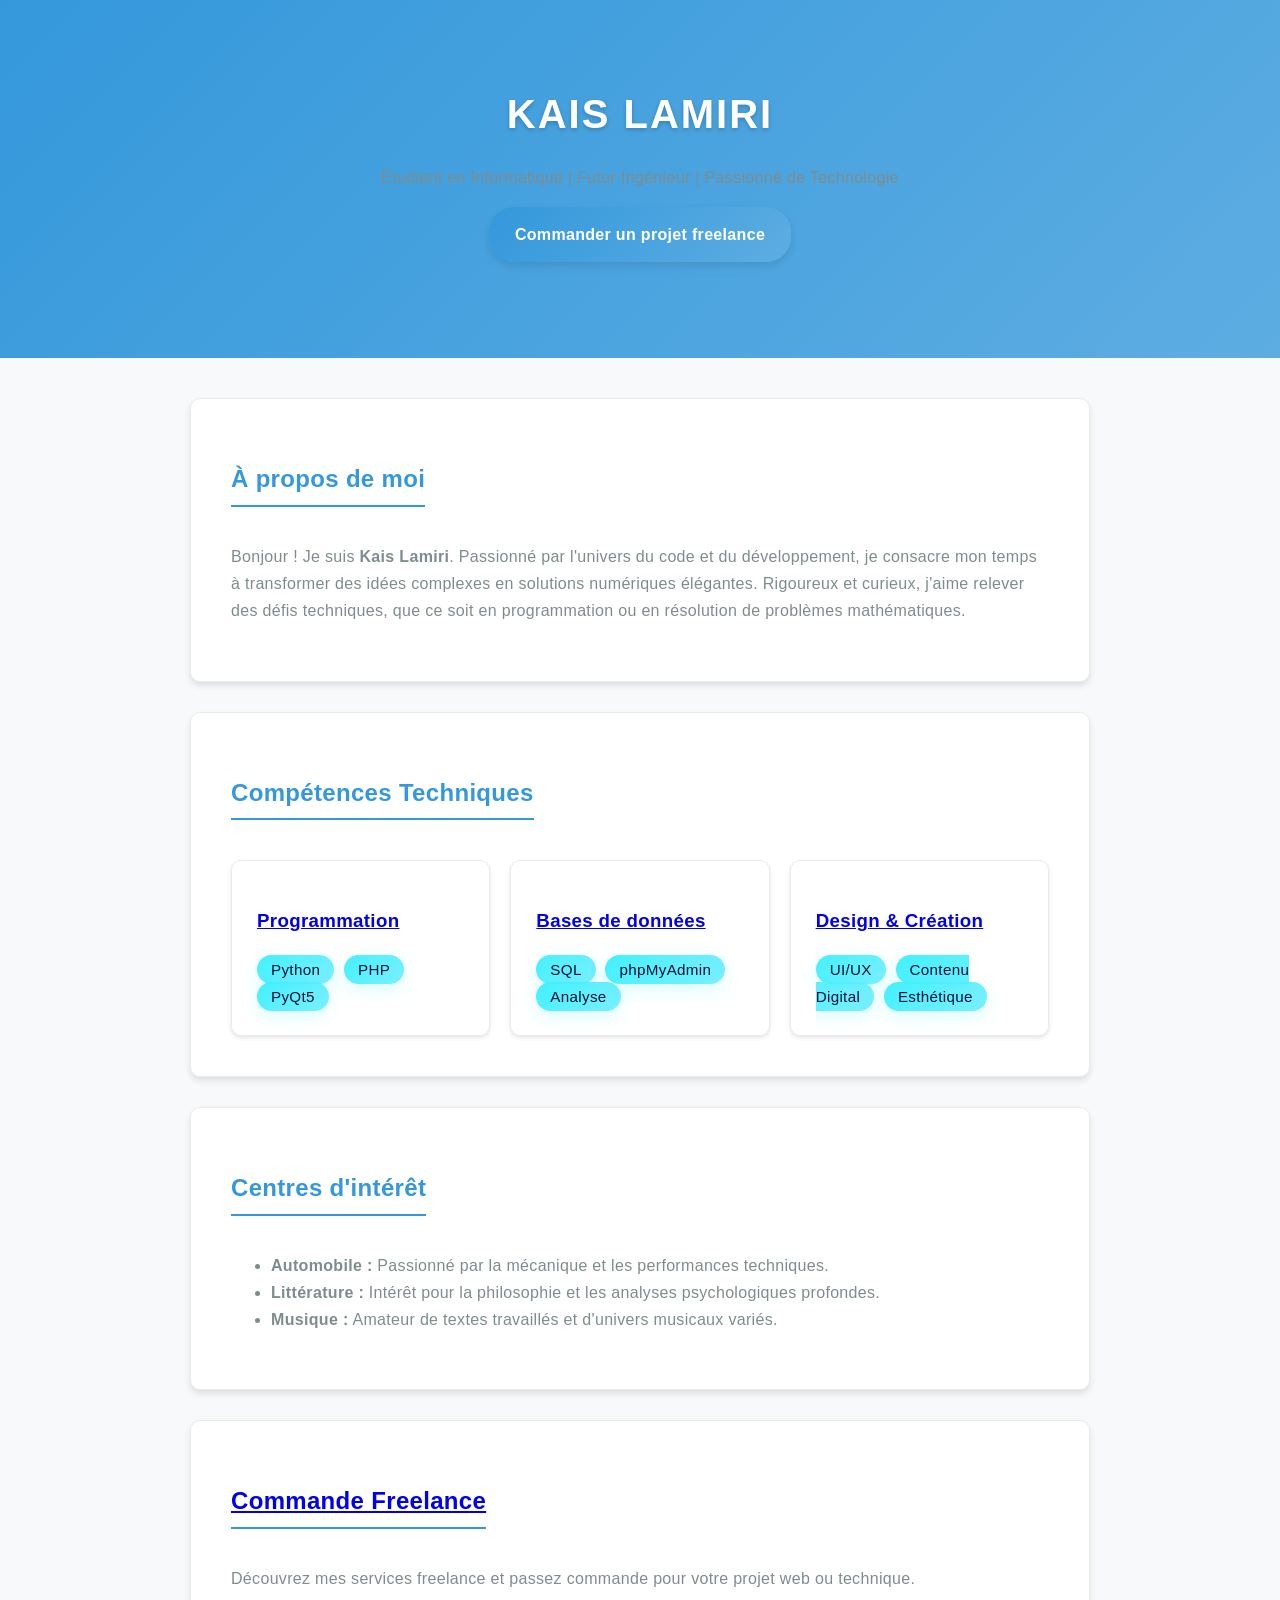
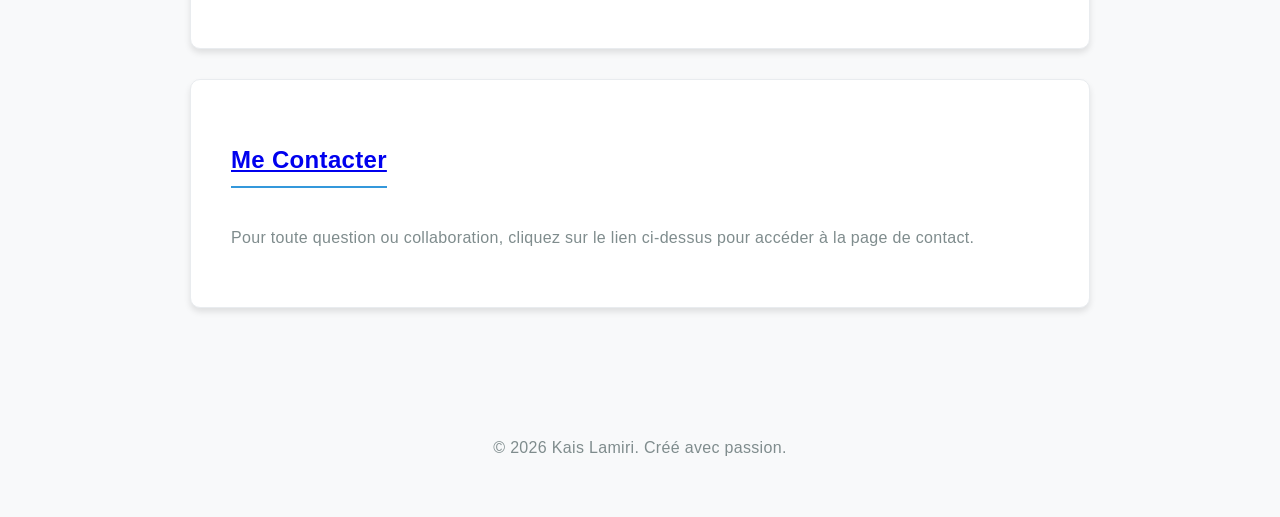
<file: index.html>
<!DOCTYPE html>
<html lang="fr">
<head>
    <meta charset="UTF-8">
    <meta name="viewport" content="width=device-width, initial-scale=1.0">
    <title>Kais Lamiri | Portfolio Personnel</title>
    <link rel="stylesheet" href="giminay.css">

</head>
<body>

<header>
    <h1>KAIS LAMIRI</h1>
    <p>Étudiant en Informatique | Futur Ingénieur | Passionné de Technologie</p>
    <p><a href="commande-freelance.html" class="button">Commander un projet freelance</a></p>
</header>

<div class="container">
    
    <div class="section">
        <h2>À propos de moi</h2>
        <p>Bonjour ! Je suis <strong>Kais Lamiri</strong>. Passionné par l'univers du code et du développement, je consacre mon temps à transformer des idées complexes en solutions numériques élégantes. Rigoureux et curieux, j'aime relever des défis techniques, que ce soit en programmation ou en résolution de problèmes mathématiques.</p>
    </div>

    <div class="section">
        <a href="gemina.html"><h2>Compétences Techniques</h2></a>
        
        <div class="grid">
            <div class="card">
                <a href="gemini-code-1777195017213.html"><h3>Programmation</h3></a>
                <span class="badge">Python</span>
                <span class="badge">PHP</span>
                <span class="badge">PyQt5</span>
            </div>
            <div class="card">
                <a href="gemini-code-1777195105165.html"><h3>Bases de données</h3></a>
                <span class="badge">SQL</span>
                <span class="badge">phpMyAdmin</span>
                <span class="badge">Analyse</span>
            </div>
            <div class="card">
                <a href="gemini-code-1777195228480.html"><h3>Design & Création</h3></a>
                <span class="badge">UI/UX</span>
                <span class="badge">Contenu Digital</span>
                <span class="badge">Esthétique</span>
            </div>
        </div>
    </div>

    <div class="section">
        <h2>Centres d'intérêt</h2>
        <ul>
            <li><strong>Automobile :</strong> Passionné par la mécanique et les performances techniques.</li>
            <li><strong>Littérature :</strong> Intérêt pour la philosophie et les analyses psychologiques profondes.</li>
            <li><strong>Musique :</strong> Amateur de textes travaillés et d'univers musicaux variés.</li>
        </ul>
    </div>

    <div class="section">
        <h2><a href="commande-freelance.html">Commande Freelance</a></h2>
        <p>Découvrez mes services freelance et passez commande pour votre projet web ou technique.</p>
    </div>

    <div class="section">
        <h2><a href="giminai.html">Me Contacter</a></h2>
        <p>Pour toute question ou collaboration, cliquez sur le lien ci-dessus pour accéder à la page de contact.</p>
    </div>

</div>

<div class="footer">
    <p>&copy; 2026 Kais Lamiri. Créé avec passion.</p>
</div>

</body>
</html>
</file>
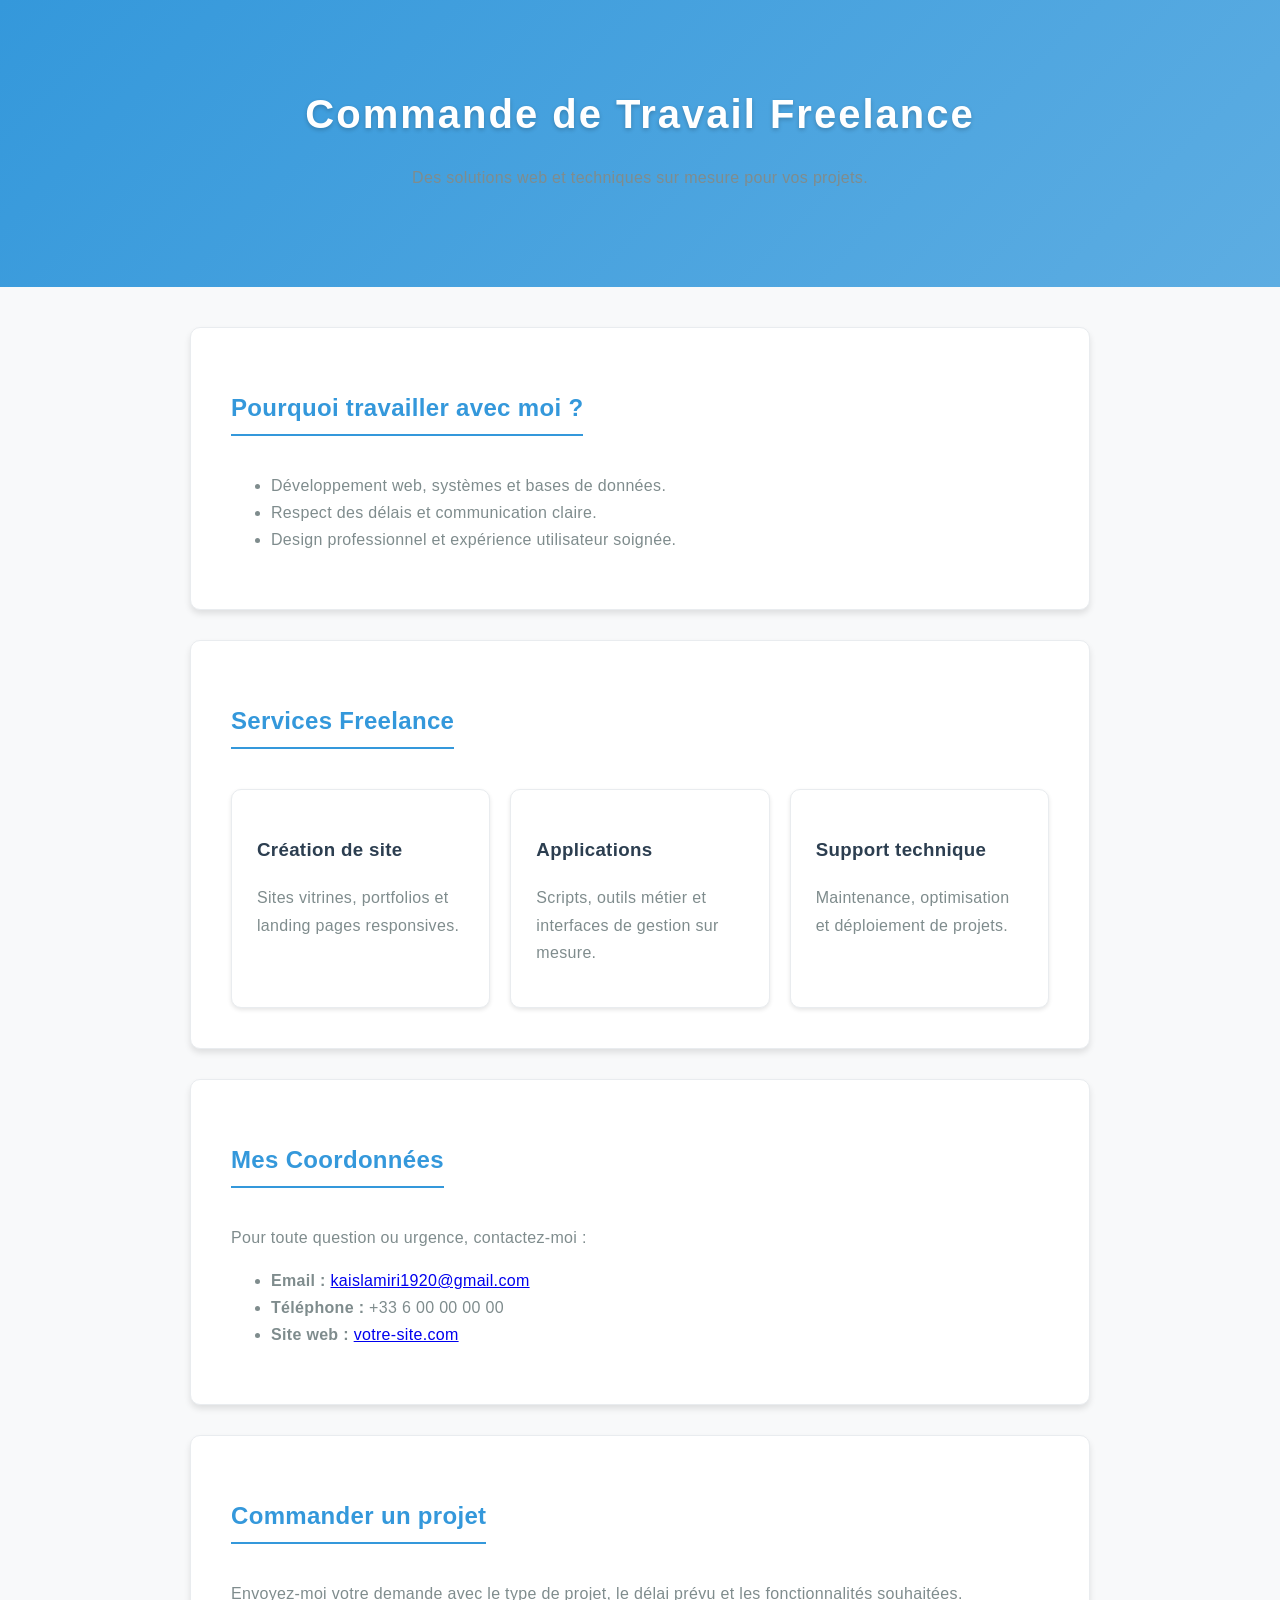
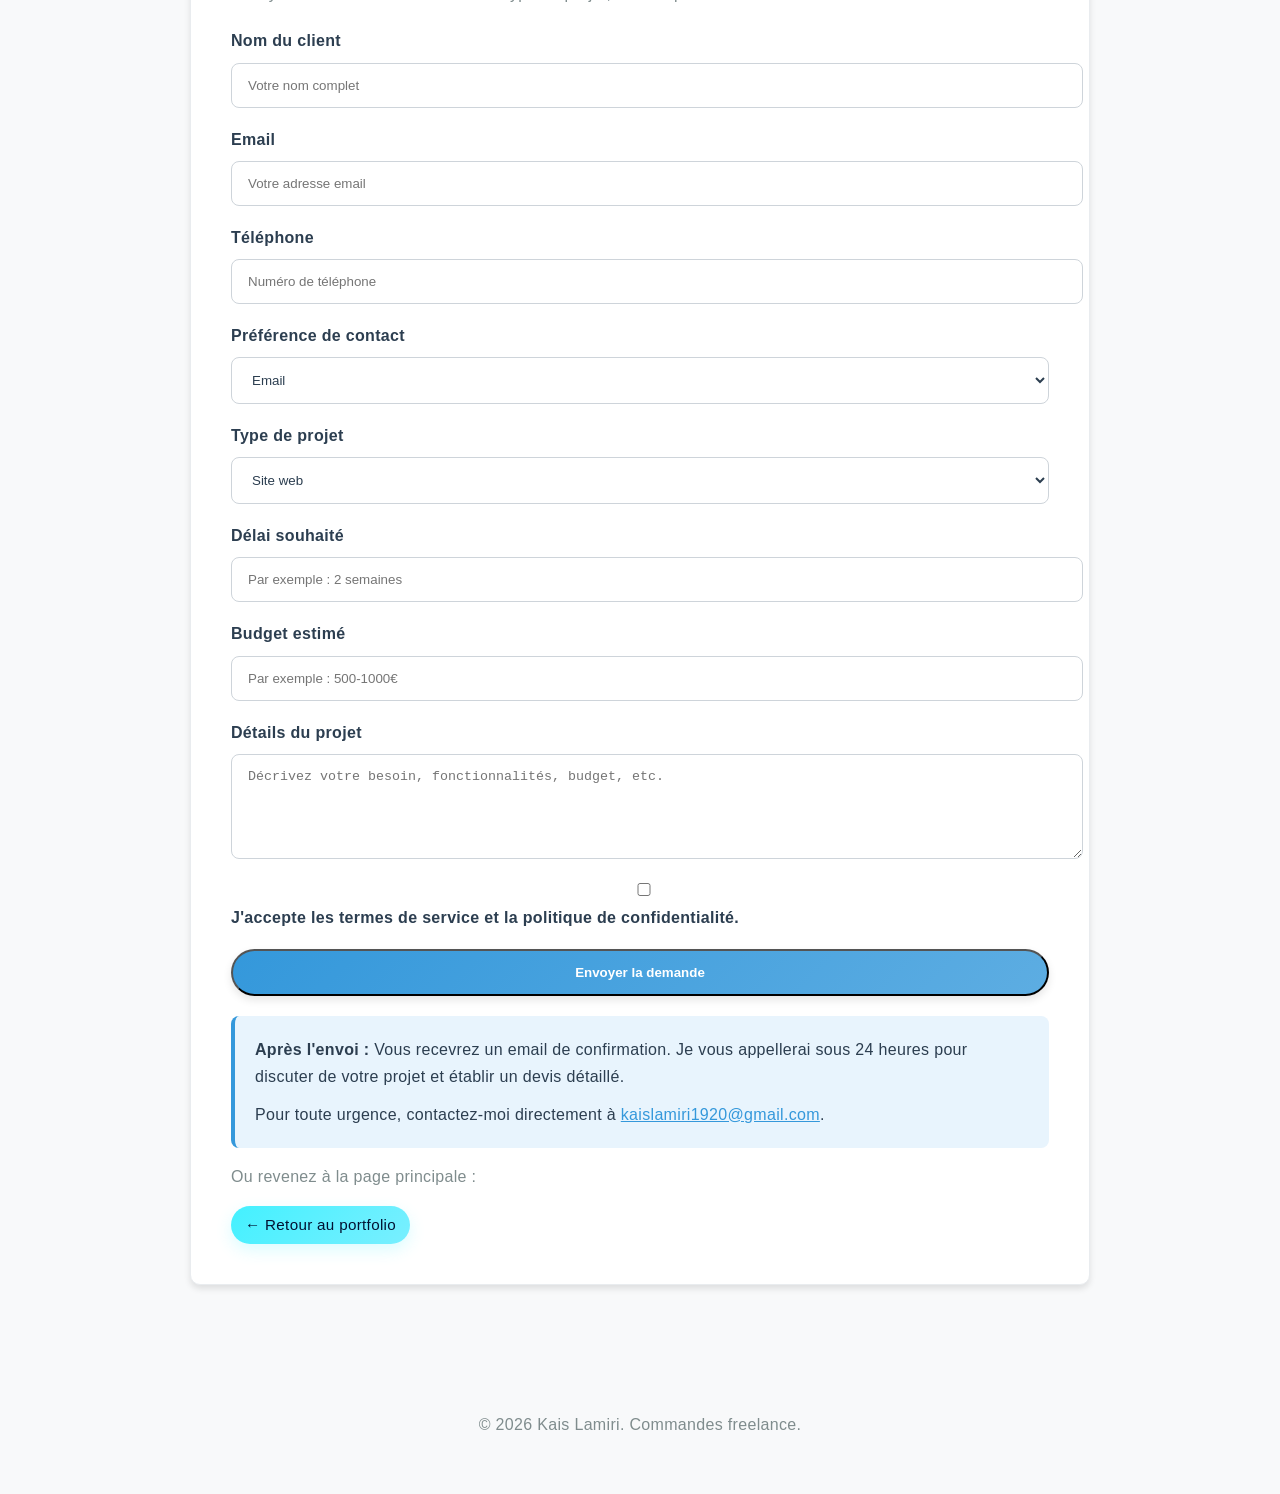
<file: commande-freelance.html>
<!DOCTYPE html>
<html lang="fr">
<head>
    <meta charset="UTF-8">
    <meta name="viewport" content="width=device-width, initial-scale=1.0">
    <title>Commande Freelance | Kais Lamiri</title>
    <link rel="stylesheet" href="giminay.css">
</head>
<body>

<header>
    <h1>Commande de Travail Freelance</h1>
    <p>Des solutions web et techniques sur mesure pour vos projets.</p>
</header>

<div class="container">
    <div class="section">
        <h2>Pourquoi travailler avec moi ?</h2>
        <ul>
            <li>Développement web, systèmes et bases de données.</li>
            <li>Respect des délais et communication claire.</li>
            <li>Design professionnel et expérience utilisateur soignée.</li>
        </ul>
    </div>

    <div class="section">
        <h2>Services Freelance</h2>
        <div class="grid">
            <div class="card">
                <h3>Création de site</h3>
                <p>Sites vitrines, portfolios et landing pages responsives.</p>
            </div>
            <div class="card">
                <h3>Applications</h3>
                <p>Scripts, outils métier et interfaces de gestion sur mesure.</p>
            </div>
            <div class="card">
                <h3>Support technique</h3>
                <p>Maintenance, optimisation et déploiement de projets.</p>
            </div>
        </div>
    </div>

    <div class="section">
        <h2>Mes Coordonnées</h2>
        <p>Pour toute question ou urgence, contactez-moi :</p>
        <ul>
            <li><strong>Email :</strong> <a href="mailto:kaislamiri1920@gmail.com">kaislamiri1920@gmail.com</a></li>
            <li><strong>Téléphone :</strong> +33 6 00 00 00 00</li>
            <li><strong>Site web :</strong> <a href="https://votre-site.com" target="_blank">votre-site.com</a></li>
        </ul>
    </div>

    <div class="section">
        <h2>Commander un projet</h2>
        <p>Envoyez-moi votre demande avec le type de projet, le délai prévu et les fonctionnalités souhaitées.</p>
        <form class="form-box" action="commande-freelance.php" method="post">
            <div class="form-group">
                <label for="client-name">Nom du client</label>
                <input id="client-name" name="Nom" type="text" placeholder="Votre nom complet" required>
            </div>
            <div class="form-group">
                <label for="client-email">Email</label>
                <input id="client-email" name="Email" type="email" placeholder="Votre adresse email" required>
            </div>
            <div class="form-group">
                <label for="client-phone">Téléphone</label>
                <input id="client-phone" name="Téléphone" type="tel" placeholder="Numéro de téléphone" required>
            </div>
            <div class="form-group">
                <label for="contact-preference">Préférence de contact</label>
                <select id="contact-preference" name="Préférence de contact">
                    <option>Email</option>
                    <option>Téléphone</option>
                    <option>Les deux</option>
                </select>
            </div>
            <div class="form-group">
                <label for="project-type">Type de projet</label>
                <select id="project-type" name="Projet">
                    <option>Site web</option>
                    <option>Application</option>
                    <option>Maintenance / Support</option>
                    <option>Autre</option>
                </select>
            </div>
            <div class="form-group">
                <label for="project-deadline">Délai souhaité</label>
                <input id="project-deadline" name="Délai" type="text" placeholder="Par exemple : 2 semaines">
            </div>
            <div class="form-group">
                <label for="project-budget">Budget estimé</label>
                <input id="project-budget" name="Budget" type="text" placeholder="Par exemple : 500-1000€">
            </div>
            <div class="form-group">
                <label for="project-details">Détails du projet</label>
                <textarea id="project-details" name="Détails" rows="5" placeholder="Décrivez votre besoin, fonctionnalités, budget, etc." required></textarea>
            </div>
            <div class="form-group">
                <label>
                    <input type="checkbox" name="Accepter les termes" required>
                    J'accepte les termes de service et la politique de confidentialité.
                </label>
            </div>
            <button type="submit" class="button">Envoyer la demande</button>
        </form>
        <div class="confirmation-note">
            <p><strong>Après l'envoi :</strong> Vous recevrez un email de confirmation. Je vous appellerai sous 24 heures pour discuter de votre projet et établir un devis détaillé.</p>
            <p>Pour toute urgence, contactez-moi directement à <a href="mailto:kaislamiri1920@gmail.com" style="color: var(--accent);">kaislamiri1920@gmail.com</a>.</p>
        </div>
        <p style="margin-top: 15px;">Ou revenez à la page principale :</p>
        <a href="gemini-code-1777193304110.html" class="badge" style="text-decoration: none; display: inline-block;">← Retour au portfolio</a>
    </div>
</div>

<div class="footer">
    <p>&copy; 2026 Kais Lamiri. Commandes freelance.</p>
</div>

</body>
</html>
</file>
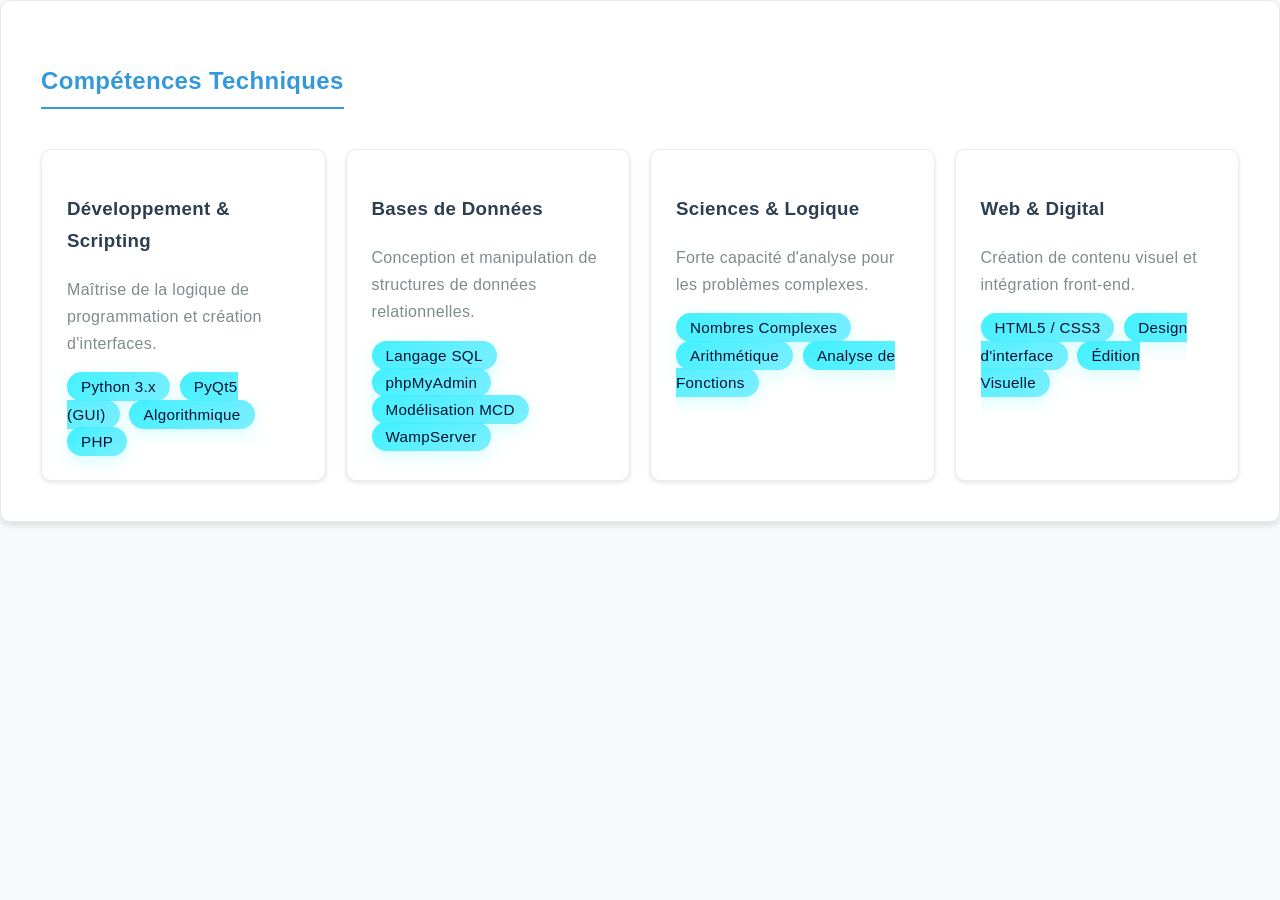
<file: gemina.html>
<!DOCTYPE html>
<html lang="en">
<head>
    <meta charset="UTF-8">
    <meta name="viewport" content="width=device-width, initial-scale=1.0">
    <title>Document</title>
    <link rel="stylesheet" href="giminay.css">
</head>
<body>
    <div class="section">
        <h2>Compétences Techniques</h2>
        <div class="grid">
            
            <div class="card">
                <h3>Développement & Scripting</h3>
                <p>Maîtrise de la logique de programmation et création d'interfaces.</p>
                <span class="badge">Python 3.x</span>
                <span class="badge">PyQt5 (GUI)</span>
                <span class="badge">Algorithmique</span>
                <span class="badge">PHP</span>
            </div>

            <div class="card">
                <h3>Bases de Données</h3>
                <p>Conception et manipulation de structures de données relationnelles.</p>
                <span class="badge">Langage SQL</span>
                <span class="badge">phpMyAdmin</span>
                <span class="badge">Modélisation MCD</span>
                <span class="badge">WampServer</span>
            </div>

            <div class="card">
                <h3>Sciences & Logique</h3>
                <p>Forte capacité d'analyse pour les problèmes complexes.</p>
                <span class="badge">Nombres Complexes</span>
                <span class="badge">Arithmétique</span>
                <span class="badge">Analyse de Fonctions</span>
            </div>

            <div class="card">
                <h3>Web & Digital</h3>
                <p>Création de contenu visuel et intégration front-end.</p>
                <span class="badge">HTML5 / CSS3</span>
                <span class="badge">Design d'interface</span>
                <span class="badge">Édition Visuelle</span>
            </div>

        </div>
    </div>
</body>
</html>
</file>
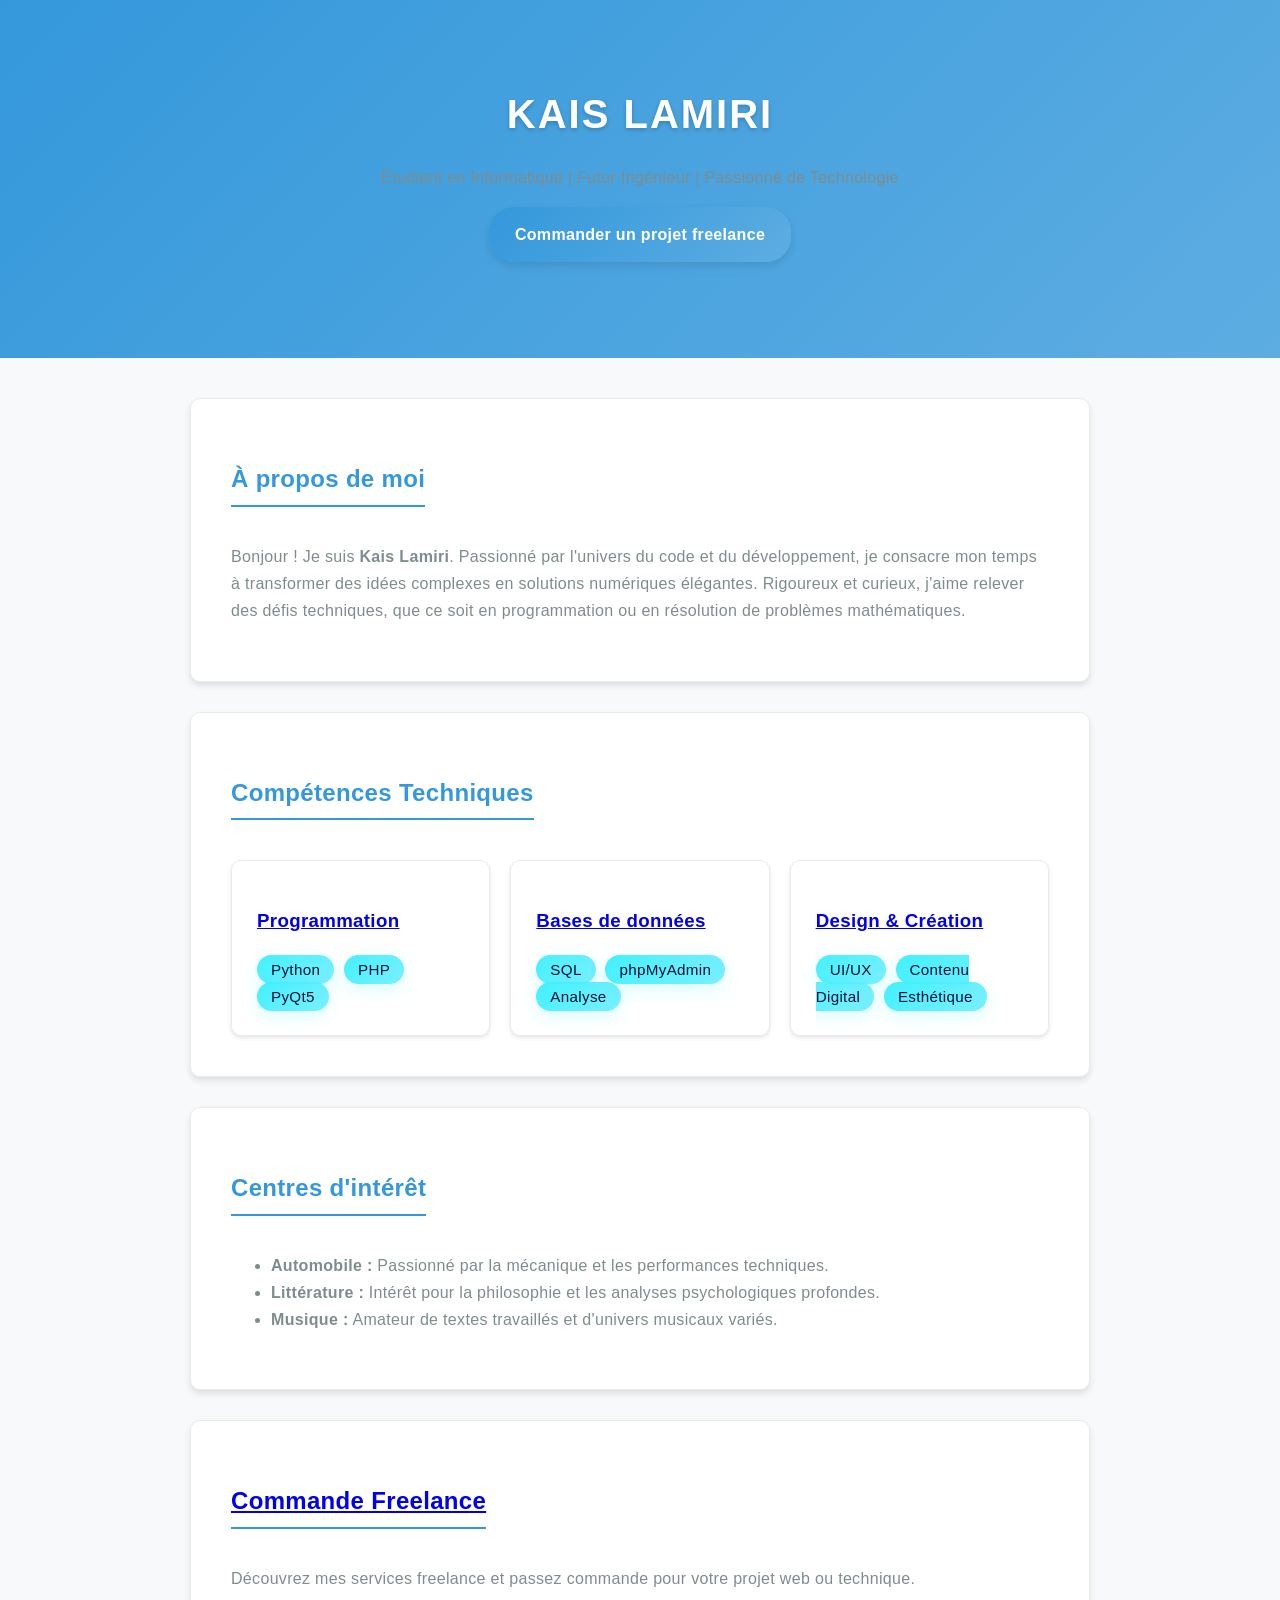
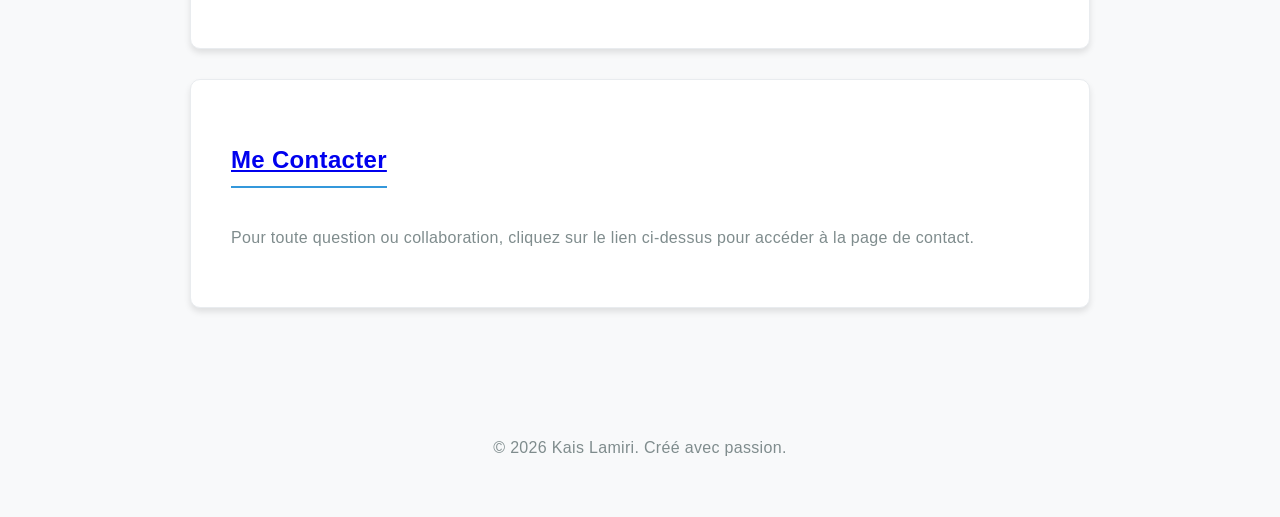
<file: gemini-code-1777193304110.html>
<!DOCTYPE html>
<html lang="fr">
<head>
    <meta charset="UTF-8">
    <meta name="viewport" content="width=device-width, initial-scale=1.0">
    <title>Kais Lamiri | Portfolio Personnel</title>
    <link rel="stylesheet" href="giminay.css">

</head>
<body>

<header>
    <h1>KAIS LAMIRI</h1>
    <p>Étudiant en Informatique | Futur Ingénieur | Passionné de Technologie</p>
    <p><a href="commande-freelance.html" class="button">Commander un projet freelance</a></p>
</header>

<div class="container">
    
    <div class="section">
        <h2>À propos de moi</h2>
        <p>Bonjour ! Je suis <strong>Kais Lamiri</strong>. Passionné par l'univers du code et du développement, je consacre mon temps à transformer des idées complexes en solutions numériques élégantes. Rigoureux et curieux, j'aime relever des défis techniques, que ce soit en programmation ou en résolution de problèmes mathématiques.</p>
    </div>

    <div class="section">
        <a href="gemina.html"><h2>Compétences Techniques</h2></a>
        
        <div class="grid">
            <div class="card">
                <a href="gemini-code-1777195017213.html"><h3>Programmation</h3></a>
                <span class="badge">Python</span>
                <span class="badge">PHP</span>
                <span class="badge">PyQt5</span>
            </div>
            <div class="card">
                <a href="gemini-code-1777195105165.html"><h3>Bases de données</h3></a>
                <span class="badge">SQL</span>
                <span class="badge">phpMyAdmin</span>
                <span class="badge">Analyse</span>
            </div>
            <div class="card">
                <a href="gemini-code-1777195228480.html"><h3>Design & Création</h3></a>
                <span class="badge">UI/UX</span>
                <span class="badge">Contenu Digital</span>
                <span class="badge">Esthétique</span>
            </div>
        </div>
    </div>

    <div class="section">
        <h2>Centres d'intérêt</h2>
        <ul>
            <li><strong>Automobile :</strong> Passionné par la mécanique et les performances techniques.</li>
            <li><strong>Littérature :</strong> Intérêt pour la philosophie et les analyses psychologiques profondes.</li>
            <li><strong>Musique :</strong> Amateur de textes travaillés et d'univers musicaux variés.</li>
        </ul>
    </div>

    <div class="section">
        <h2><a href="commande-freelance.html">Commande Freelance</a></h2>
        <p>Découvrez mes services freelance et passez commande pour votre projet web ou technique.</p>
    </div>

    <div class="section">
        <h2><a href="giminai.html">Me Contacter</a></h2>
        <p>Pour toute question ou collaboration, cliquez sur le lien ci-dessus pour accéder à la page de contact.</p>
    </div>

</div>

<div class="footer">
    <p>&copy; 2026 Kais Lamiri. Créé avec passion.</p>
</div>

</body>
</html>
</file>
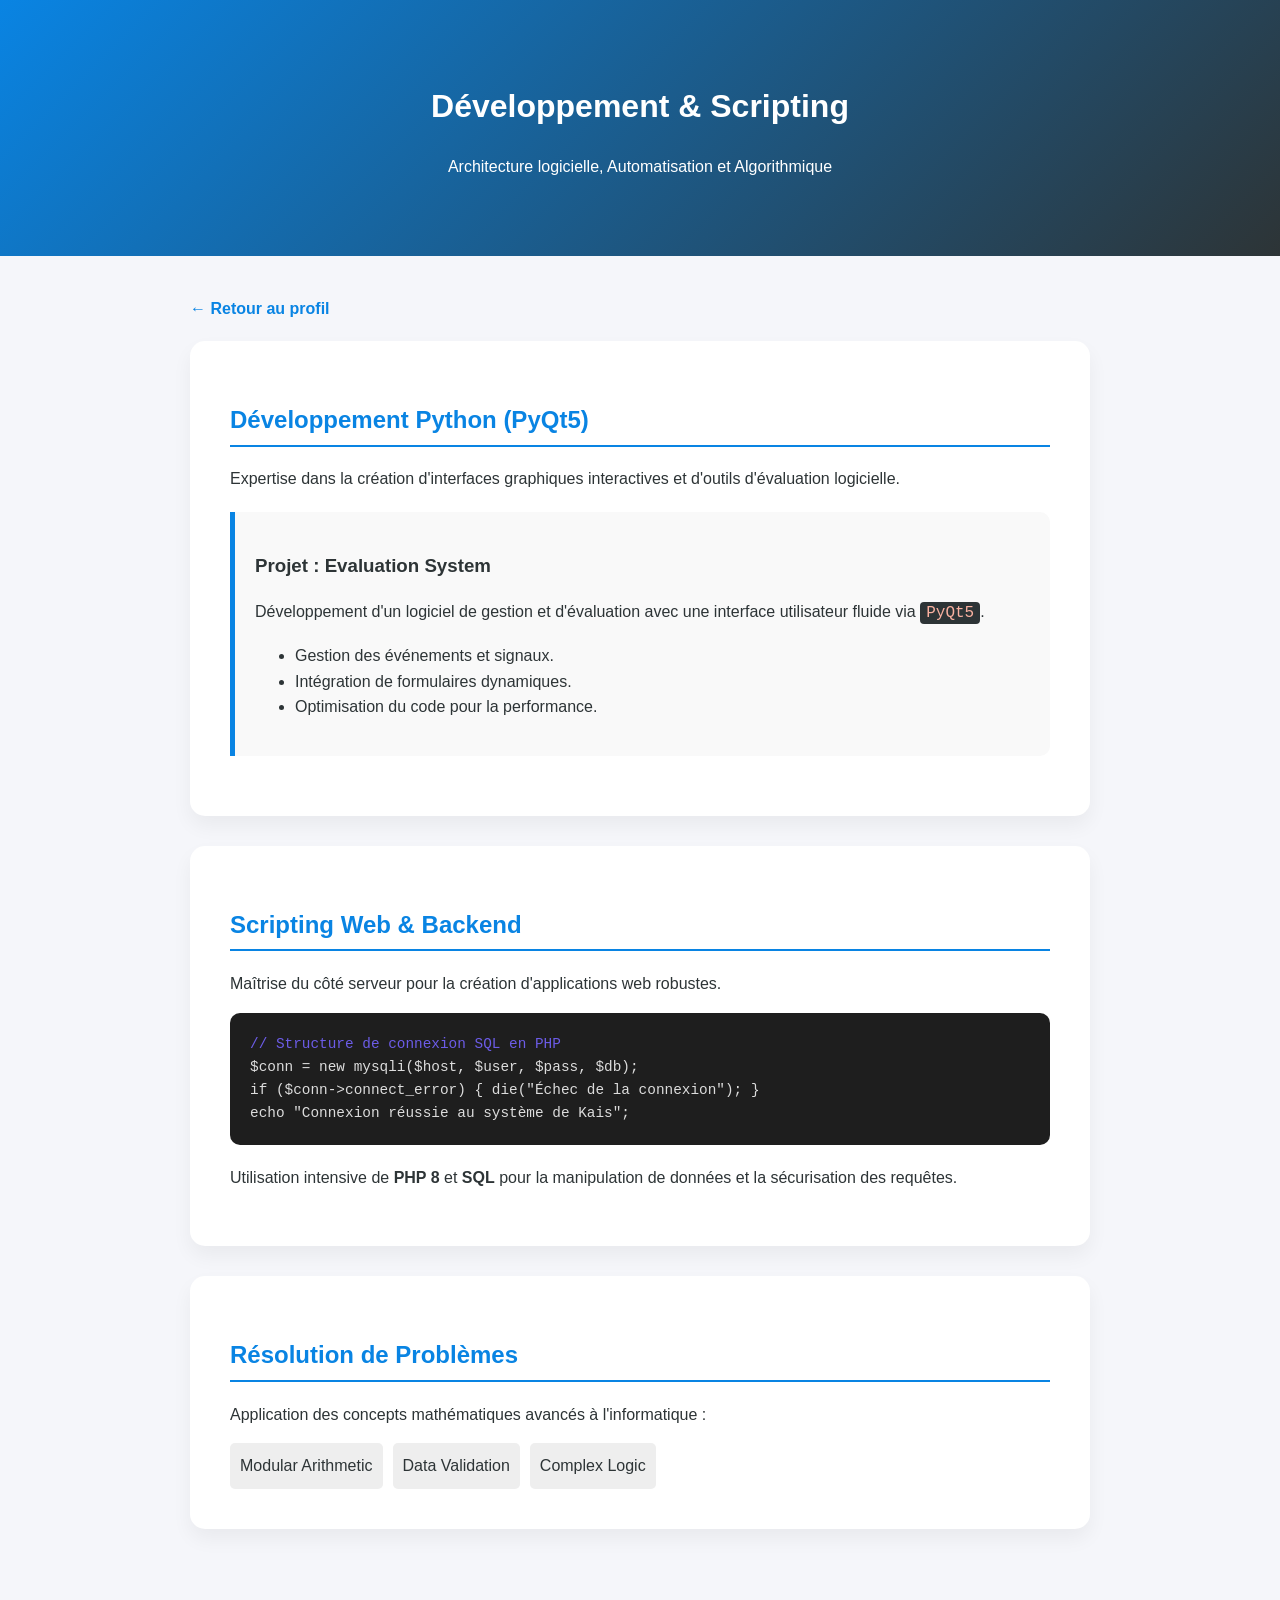
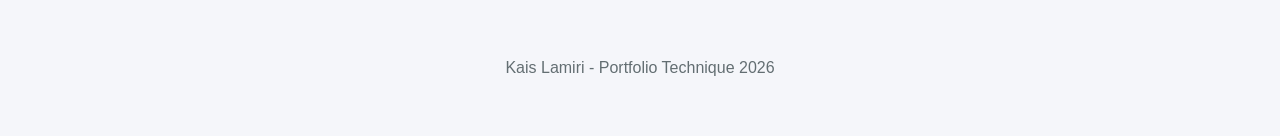
<file: gemini-code-1777194803839.html>
<!DOCTYPE html>
<html lang="fr">
<head>
    <meta charset="UTF-8">
    <meta name="viewport" content="width=device-width, initial-scale=1.0">
    <title>Kais Lamiri | Dev & Scripting</title>
    <style>
        :root {
            --primary: #2d3436;
            --accent: #0984e3;
            --code-bg: #2d3436;
            --bg: #f5f6fa;
        }

        body {
            font-family: 'Segoe UI', Tahoma, Geneva, Verdana, sans-serif;
            margin: 0;
            padding: 0;
            background-color: var(--bg);
            color: var(--primary);
            line-height: 1.6;
        }

        header {
            background: linear-gradient(135deg, #0984e3 0%, #2d3436 100%);
            color: white;
            padding: 60px 20px;
            text-align: center;
        }

        .container {
            max-width: 900px;
            margin: 0 auto;
            padding: 40px 20px;
        }

        .section {
            background: white;
            margin-bottom: 30px;
            padding: 40px;
            border-radius: 15px;
            box-shadow: 0 10px 20px rgba(0,0,0,0.05);
        }

        h2 { color: var(--accent); border-bottom: 2px solid var(--accent); padding-bottom: 5px; }

        .project-card {
            border-left: 5px solid var(--accent);
            background: #f9f9f9;
            padding: 20px;
            margin: 20px 0;
            border-radius: 0 10px 10px 0;
        }

        code {
            background: var(--code-bg);
            color: #fab1a0;
            padding: 2px 6px;
            border-radius: 4px;
            font-family: 'Courier New', Courier, monospace;
        }

        .terminal {
            background: #1e1e1e;
            color: #dcdcdc;
            padding: 20px;
            border-radius: 10px;
            font-family: 'Consolas', monospace;
            font-size: 0.9em;
            overflow-x: auto;
        }

        .nav-back {
            display: inline-block;
            margin-bottom: 20px;
            text-decoration: none;
            color: var(--accent);
            font-weight: bold;
        }
    </style>
</head>
<body>

<header>
    <h1>Développement & Scripting</h1>
    <p>Architecture logicielle, Automatisation et Algorithmique</p>
</header>

<div class="container">
    <a href="index.html" class="nav-back">← Retour au profil</a>

    <div class="section">
        <h2>Développement Python (PyQt5)</h2>
        <p>Expertise dans la création d'interfaces graphiques interactives et d'outils d'évaluation logicielle.</p>
        
        <div class="project-card">
            <h3>Projet : Evaluation System</h3>
            <p>Développement d'un logiciel de gestion et d'évaluation avec une interface utilisateur fluide via <code>PyQt5</code>.</p>
            <ul>
                <li>Gestion des événements et signaux.</li>
                <li>Intégration de formulaires dynamiques.</li>
                <li>Optimisation du code pour la performance.</li>
            </ul>
        </div>
    </div>

    <div class="section">
        <h2>Scripting Web & Backend</h2>
        <p>Maîtrise du côté serveur pour la création d'applications web robustes.</p>
        
        <div class="terminal">
            <span style="color: #6c5ce7;">// Structure de connexion SQL en PHP</span><br>
            $conn = new mysqli($host, $user, $pass, $db);<br>
            if ($conn->connect_error) { die("Échec de la connexion"); }<br>
            echo "Connexion réussie au système de Kais";
        </div>
        
        <p style="margin-top:20px;">Utilisation intensive de <strong>PHP 8</strong> et <strong>SQL</strong> pour la manipulation de données et la sécurisation des requêtes.</p>
    </div>

    <div class="section">
        <h2>Résolution de Problèmes</h2>
        <p>Application des concepts mathématiques avancés à l'informatique :</p>
        <div class="grid" style="display: flex; gap: 10px; flex-wrap: wrap;">
            <span style="background:#eee; padding:10px; border-radius:5px;">Modular Arithmetic</span>
            <span style="background:#eee; padding:10px; border-radius:5px;">Data Validation</span>
            <span style="background:#eee; padding:10px; border-radius:5px;">Complex Logic</span>
        </div>
    </div>

</div>

<div style="text-align: center; padding: 40px; color: #636e72;">
    <p>Kais Lamiri - Portfolio Technique 2026</p>
</div>

</body>
</html>
</file>
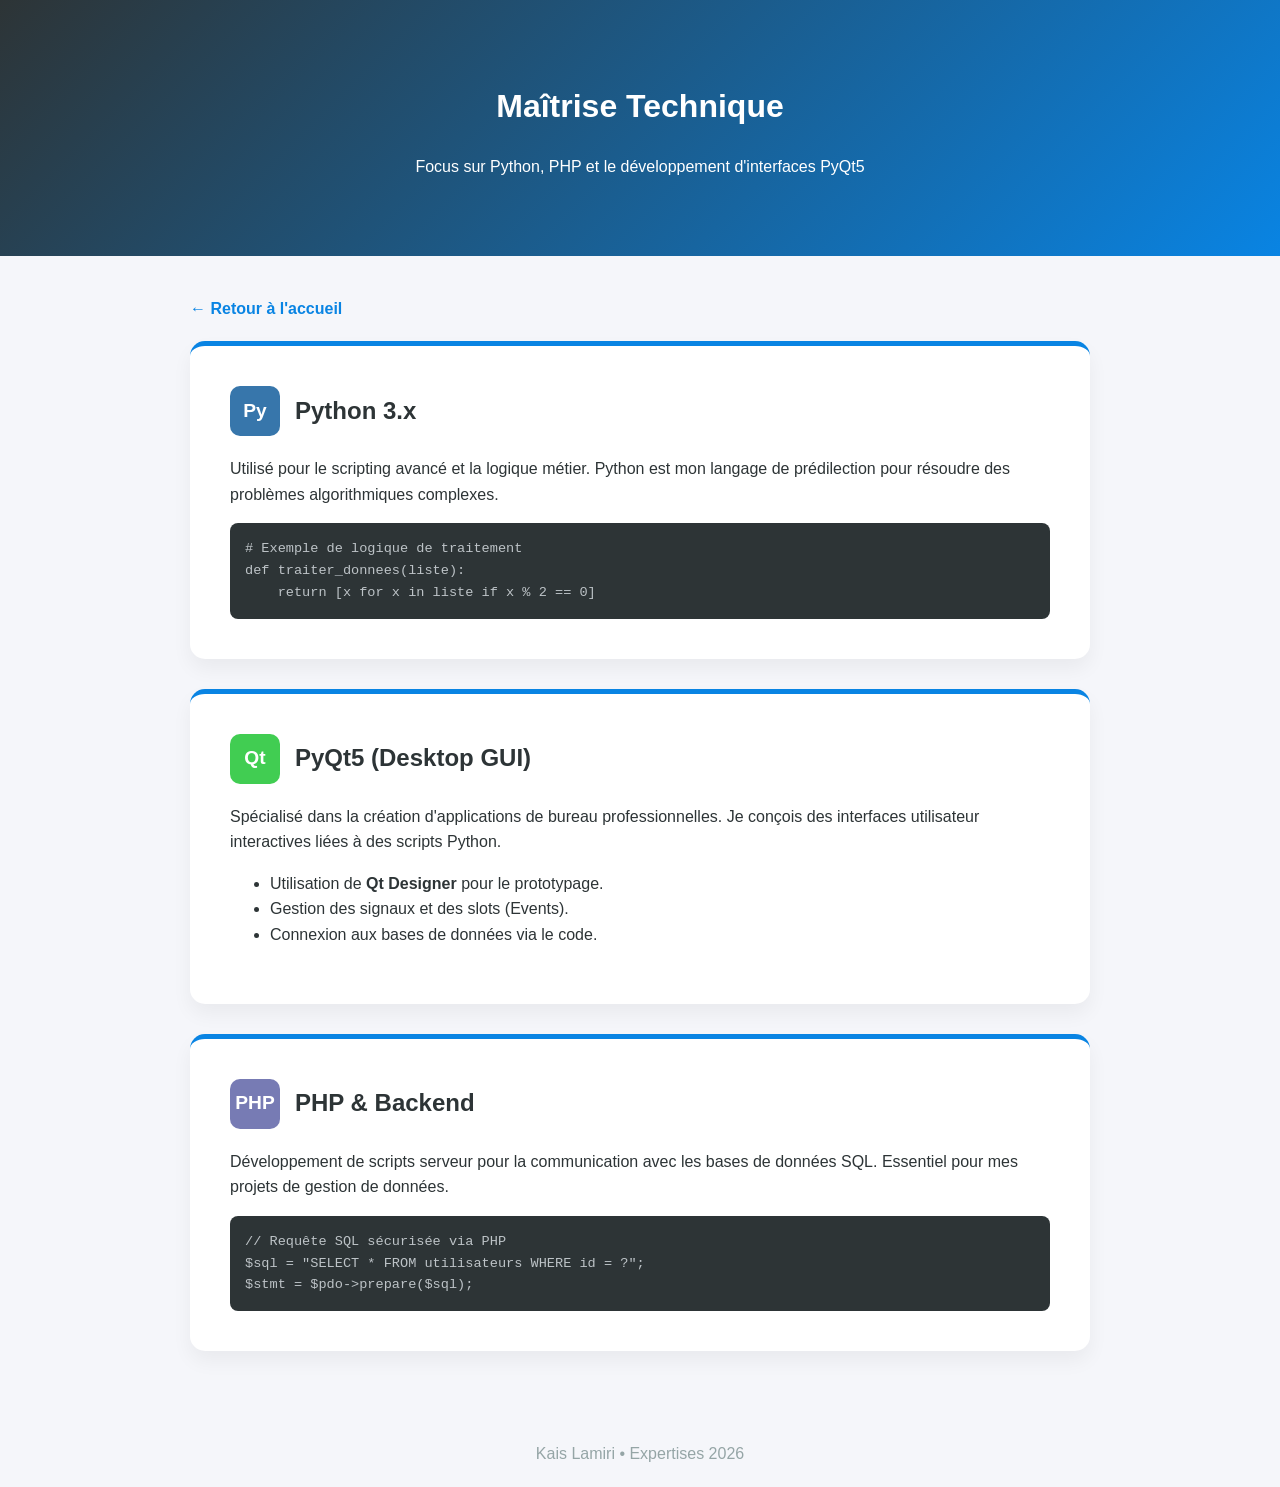
<file: gemini-code-1777195017213.html>
<!DOCTYPE html>
<html lang="fr">
<head>
    <meta charset="UTF-8">
    <meta name="viewport" content="width=device-width, initial-scale=1.0">
    <title>Kais Lamiri | Expertise Technique</title>
    <style>
        :root {
            --primary: #2d3436;
            --accent: #0984e3;
            --python: #3776ab;
            --php: #777bb4;
            --bg: #f5f6fa;
        }

        body {
            font-family: 'Segoe UI', Tahoma, Geneva, Verdana, sans-serif;
            margin: 0;
            padding: 0;
            background-color: var(--bg);
            color: var(--primary);
            line-height: 1.6;
        }

        header {
            background: linear-gradient(135deg, #2d3436 0%, #0984e3 100%);
            color: white;
            padding: 60px 20px;
            text-align: center;
        }

        .container {
            max-width: 900px;
            margin: 0 auto;
            padding: 40px 20px;
        }

        .section {
            background: white;
            margin-bottom: 30px;
            padding: 40px;
            border-radius: 15px;
            box-shadow: 0 10px 20px rgba(0,0,0,0.05);
            border-top: 5px solid var(--accent);
        }

        .tech-header {
            display: flex;
            align-items: center;
            gap: 15px;
            margin-bottom: 20px;
        }

        .tech-icon {
            width: 50px;
            height: 50px;
            display: flex;
            align-items: center;
            justify-content: center;
            border-radius: 10px;
            color: white;
            font-weight: bold;
            font-size: 1.2em;
        }

        .python-bg { background-color: var(--python); }
        .php-bg { background-color: var(--php); }
        .pyqt-bg { background-color: #41cd52; }

        .code-block {
            background: #2d3436;
            color: #bdc3c7;
            padding: 15px;
            border-radius: 8px;
            font-family: 'Consolas', monospace;
            font-size: 0.85em;
            overflow-x: auto;
        }

        .nav-link {
            text-decoration: none;
            color: var(--accent);
            font-weight: bold;
            display: inline-block;
            margin-bottom: 20px;
        }

        h2 { margin: 0; color: var(--primary); }
    </style>
</head>
<body>

<header>
    <h1>Maîtrise Technique</h1>
    <p>Focus sur Python, PHP et le développement d'interfaces PyQt5</p>
</header>

<div class="container">
    <a href="index.html" class="nav-link">← Retour à l'accueil</a>

    <div class="section">
        <div class="tech-header">
            <div class="tech-icon python-bg">Py</div>
            <h2>Python 3.x</h2>
        </div>
        <p>Utilisé pour le scripting avancé et la logique métier. Python est mon langage de prédilection pour résoudre des problèmes algorithmiques complexes.</p>
        <div class="code-block">
            # Exemple de logique de traitement<br>
            def traiter_donnees(liste):<br>
            &nbsp;&nbsp;&nbsp;&nbsp;return [x for x in liste if x % 2 == 0]
        </div>
    </div>

    <div class="section">
        <div class="tech-header">
            <div class="tech-icon pyqt-bg">Qt</div>
            <h2>PyQt5 (Desktop GUI)</h2>
        </div>
        <p>Spécialisé dans la création d'applications de bureau professionnelles. Je conçois des interfaces utilisateur interactives liées à des scripts Python.</p>
        <ul>
            <li>Utilisation de <strong>Qt Designer</strong> pour le prototypage.</li>
            <li>Gestion des signaux et des slots (Events).</li>
            <li>Connexion aux bases de données via le code.</li>
        </ul>
    </div>

    <div class="section">
        <div class="tech-header">
            <div class="tech-icon php-bg">PHP</div>
            <h2>PHP & Backend</h2>
        </div>
        <p>Développement de scripts serveur pour la communication avec les bases de données SQL. Essentiel pour mes projets de gestion de données.</p>
        <div class="code-block">
            // Requête SQL sécurisée via PHP<br>
            $sql = "SELECT * FROM utilisateurs WHERE id = ?";<br>
            $stmt = $pdo->prepare($sql);
        </div>
    </div>

</div>

<footer style="text-align: center; padding: 20px; color: #95a5a6;">
    Kais Lamiri • Expertises 2026
</footer>

</body>
</html>
</file>
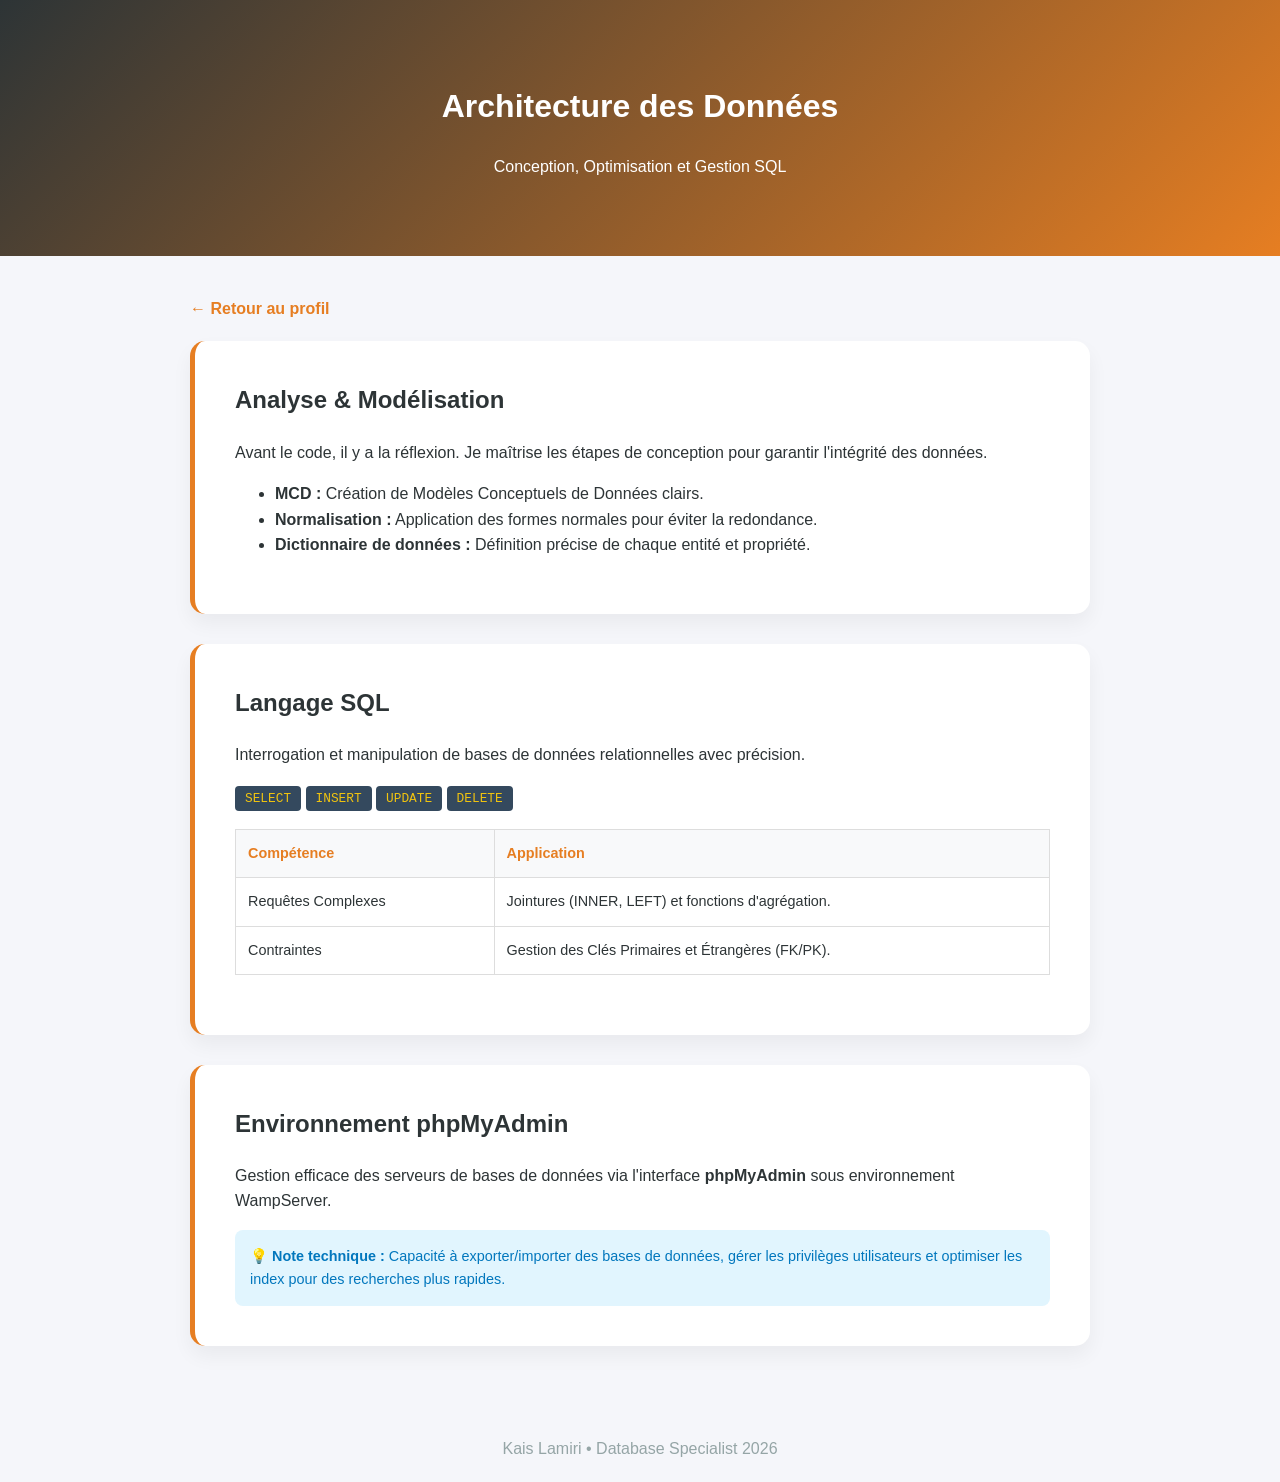
<file: gemini-code-1777195105165.html>
<!DOCTYPE html>
<html lang="fr">
<head>
    <meta charset="UTF-8">
    <meta name="viewport" content="width=device-width, initial-scale=1.0">
    <title>Kais Lamiri | Bases de Données</title>
    <style>
        :root {
            --primary: #2d3436;
            --accent: #e67e22; /* Orange pour différencier la partie Data */
            --sql: #f39c12;
            --bg: #f5f6fa;
        }

        body {
            font-family: 'Segoe UI', Tahoma, Geneva, Verdana, sans-serif;
            margin: 0;
            padding: 0;
            background-color: var(--bg);
            color: var(--primary);
            line-height: 1.6;
        }

        header {
            background: linear-gradient(135deg, #2d3436 0%, #e67e22 100%);
            color: white;
            padding: 60px 20px;
            text-align: center;
        }

        .container {
            max-width: 900px;
            margin: 0 auto;
            padding: 40px 20px;
        }

        .section {
            background: white;
            margin-bottom: 30px;
            padding: 40px;
            border-radius: 15px;
            box-shadow: 0 10px 20px rgba(0,0,0,0.05);
            border-left: 5px solid var(--accent);
        }

        .db-table {
            width: 100%;
            border-collapse: collapse;
            margin: 20px 0;
            font-size: 0.9em;
        }

        .db-table th, .db-table td {
            border: 1px solid #ddd;
            padding: 12px;
            text-align: left;
        }

        .db-table th {
            background-color: #f8f9fa;
            color: var(--accent);
        }

        .nav-link {
            text-decoration: none;
            color: var(--accent);
            font-weight: bold;
            display: inline-block;
            margin-bottom: 20px;
        }

        .badge-sql {
            background: #34495e;
            color: #f1c40f;
            padding: 5px 10px;
            border-radius: 4px;
            font-family: 'Consolas', monospace;
            font-size: 0.8em;
        }

        h2 { color: var(--primary); margin-top: 0; }
    </style>
</head>
<body>

<header>
    <h1>Architecture des Données</h1>
    <p>Conception, Optimisation et Gestion SQL</p>
</header>

<div class="container">
    <a href="index.html" class="nav-link">← Retour au profil</a>

    <div class="section">
        <h2>Analyse & Modélisation</h2>
        <p>Avant le code, il y a la réflexion. Je maîtrise les étapes de conception pour garantir l'intégrité des données.</p>
        <ul>
            <li><strong>MCD :</strong> Création de Modèles Conceptuels de Données clairs.</li>
            <li><strong>Normalisation :</strong> Application des formes normales pour éviter la redondance.</li>
            <li><strong>Dictionnaire de données :</strong> Définition précise de chaque entité et propriété.</li>
        </ul>
    </div>

    <div class="section">
        <h2>Langage SQL</h2>
        <p>Interrogation et manipulation de bases de données relationnelles avec précision.</p>
        <p><span class="badge-sql">SELECT</span> <span class="badge-sql">INSERT</span> <span class="badge-sql">UPDATE</span> <span class="badge-sql">DELETE</span></p>
        
        <table class="db-table">
            <thead>
                <tr>
                    <th>Compétence</th>
                    <th>Application</th>
                </tr>
            </thead>
            <tbody>
                <tr>
                    <td>Requêtes Complexes</td>
                    <td>Jointures (INNER, LEFT) et fonctions d'agrégation.</td>
                </tr>
                <tr>
                    <td>Contraintes</td>
                    <td>Gestion des Clés Primaires et Étrangères (FK/PK).</td>
                </tr>
            </tbody>
        </table>
    </div>

    <div class="section">
        <h2>Environnement phpMyAdmin</h2>
        <p>Gestion efficace des serveurs de bases de données via l'interface <strong>phpMyAdmin</strong> sous environnement WampServer.</p>
        <div style="background: #e1f5fe; padding: 15px; border-radius: 8px; color: #0277bd; font-size: 0.9em;">
            💡 <strong>Note technique :</strong> Capacité à exporter/importer des bases de données, gérer les privilèges utilisateurs et optimiser les index pour des recherches plus rapides.
        </div>
    </div>

</div>

<footer style="text-align: center; padding: 20px; color: #95a5a6;">
    Kais Lamiri • Database Specialist 2026
</footer>

</body>
</html>
</file>
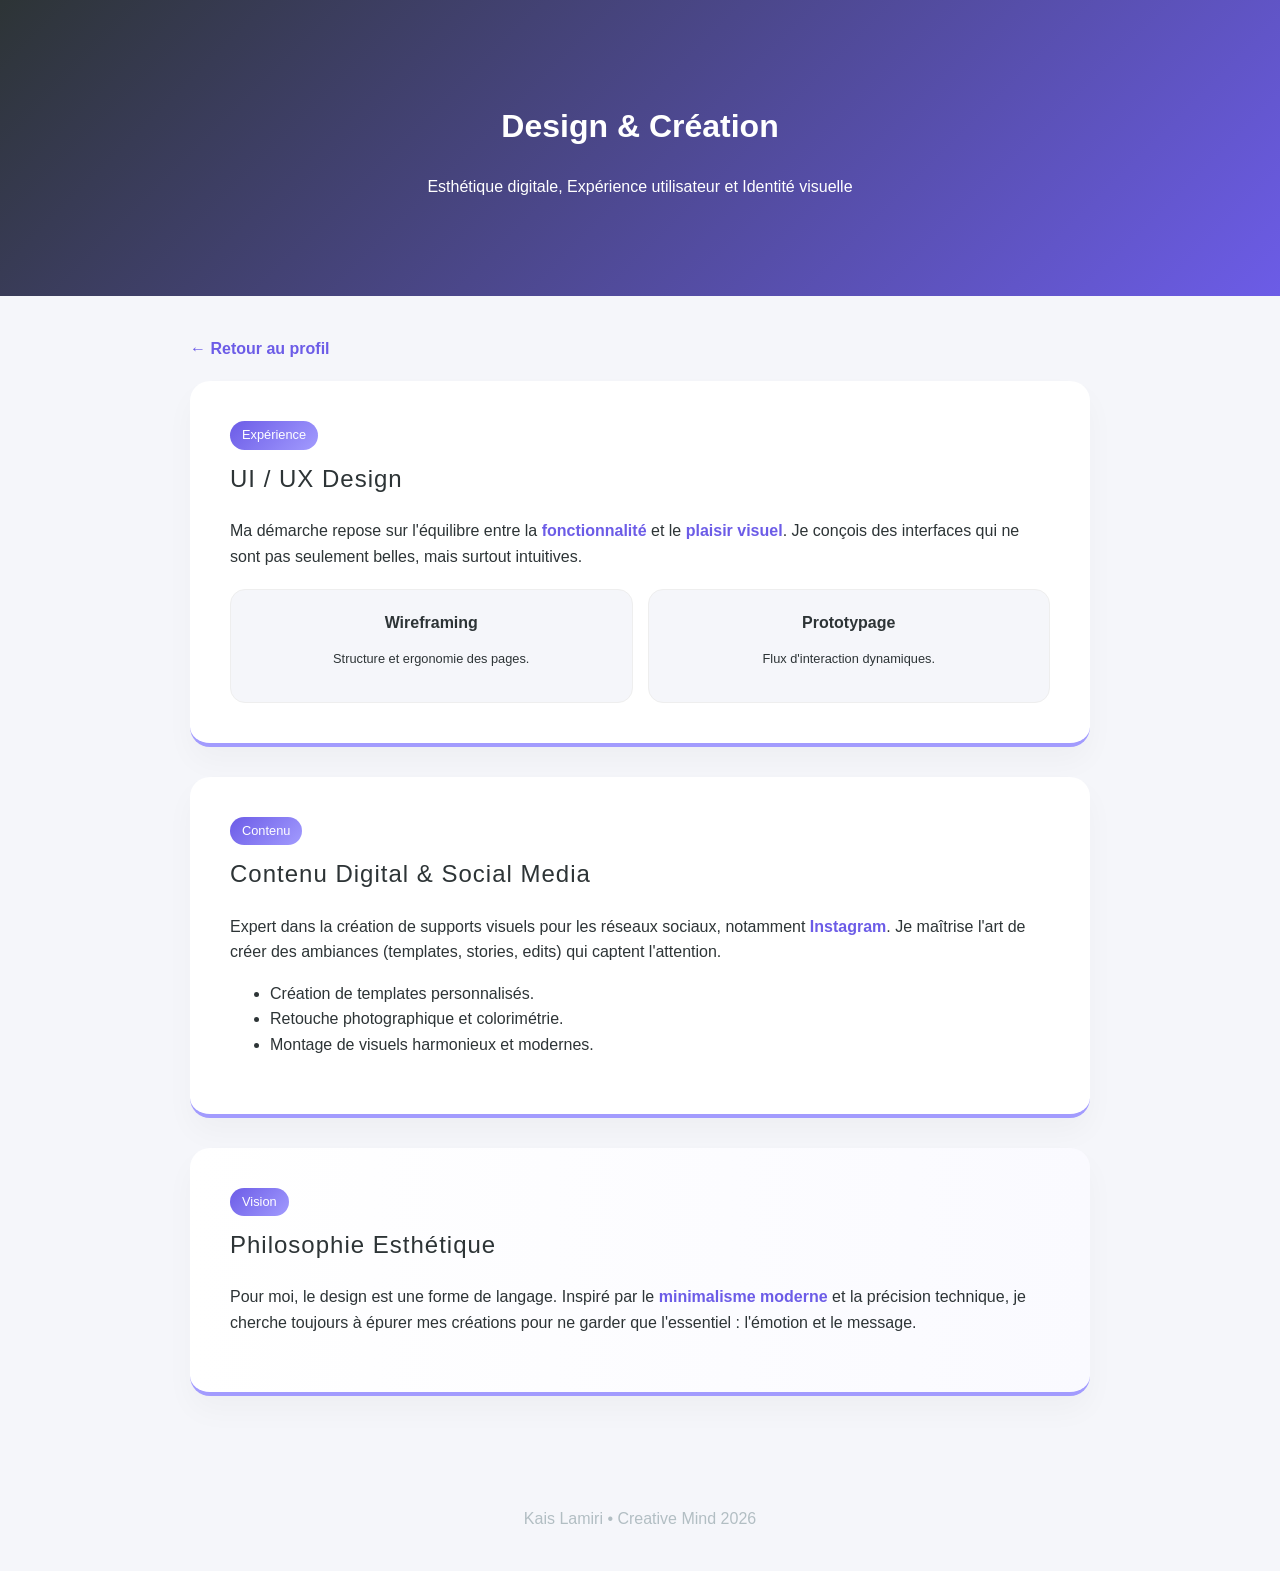
<file: gemini-code-1777195228480.html>
<!DOCTYPE html>
<html lang="fr">
<head>
    <meta charset="UTF-8">
    <meta name="viewport" content="width=device-width, initial-scale=1.0">
    <title>Kais Lamiri | Design & Création</title>
    <style>
        :root {
            --primary: #2d3436;
            --accent: #a29bfe; /* Violet doux pour le côté créatif */
            --bg: #f5f6fa;
            --gradient: linear-gradient(135deg, #6c5ce7 0%, #a29bfe 100%);
        }

        body {
            font-family: 'Segoe UI', Tahoma, Geneva, Verdana, sans-serif;
            margin: 0;
            padding: 0;
            background-color: var(--bg);
            color: var(--primary);
            line-height: 1.6;
        }

        header {
            background: linear-gradient(135deg, #2d3436 0%, #6c5ce7 100%);
            color: white;
            padding: 80px 20px;
            text-align: center;
        }

        .container {
            max-width: 900px;
            margin: 0 auto;
            padding: 40px 20px;
        }

        .section {
            background: white;
            margin-bottom: 30px;
            padding: 40px;
            border-radius: 20px;
            box-shadow: 0 15px 30px rgba(0,0,0,0.03);
            border-bottom: 4px solid var(--accent);
        }

        .visual-grid {
            display: grid;
            grid-template-columns: repeat(auto-fit, minmax(200px, 1fr));
            gap: 15px;
            margin-top: 20px;
        }

        .visual-card {
            background: var(--bg);
            padding: 20px;
            border-radius: 15px;
            text-align: center;
            transition: 0.3s;
            border: 1px solid #eee;
        }

        .visual-card:hover {
            transform: scale(1.05);
            background: white;
            border-color: var(--accent);
        }

        .nav-link {
            text-decoration: none;
            color: #6c5ce7;
            font-weight: bold;
            display: inline-block;
            margin-bottom: 20px;
        }

        .creative-tag {
            display: inline-block;
            background: var(--gradient);
            color: white;
            padding: 4px 12px;
            border-radius: 50px;
            font-size: 0.8em;
            margin-bottom: 10px;
        }

        h2 { color: var(--primary); margin-top: 0; font-weight: 300; letter-spacing: 1px; }
        b { color: #6c5ce7; }
    </style>
</head>
<body>

<header>
    <h1>Design & Création</h1>
    <p>Esthétique digitale, Expérience utilisateur et Identité visuelle</p>
</header>

<div class="container">
    <a href="index.html" class="nav-link">← Retour au profil</a>

    <div class="section">
        <span class="creative-tag">Expérience</span>
        <h2>UI / UX Design</h2>
        <p>Ma démarche repose sur l'équilibre entre la <b>fonctionnalité</b> et le <b>plaisir visuel</b>. Je conçois des interfaces qui ne sont pas seulement belles, mais surtout intuitives.</p>
        <div class="visual-grid">
            <div class="visual-card">
                <strong>Wireframing</strong>
                <p style="font-size: 0.8em;">Structure et ergonomie des pages.</p>
            </div>
            <div class="visual-card">
                <strong>Prototypage</strong>
                <p style="font-size: 0.8em;">Flux d'interaction dynamiques.</p>
            </div>
        </div>
    </div>

    <div class="section">
        <span class="creative-tag">Contenu</span>
        <h2>Contenu Digital & Social Media</h2>
        <p>Expert dans la création de supports visuels pour les réseaux sociaux, notamment <b>Instagram</b>. Je maîtrise l'art de créer des ambiances (templates, stories, edits) qui captent l'attention.</p>
        <ul>
            <li>Création de templates personnalisés.</li>
            <li>Retouche photographique et colorimétrie.</li>
            <li>Montage de visuels harmonieux et modernes.</li>
        </ul>
    </div>

    <div class="section" style="background: linear-gradient(to right, #ffffff, #fafaff);">
        <span class="creative-tag">Vision</span>
        <h2>Philosophie Esthétique</h2>
        <p>Pour moi, le design est une forme de langage. Inspiré par le <b>minimalisme moderne</b> et la précision technique, je cherche toujours à épurer mes créations pour ne garder que l'essentiel : l'émotion et le message.</p>
    </div>

</div>

<footer style="text-align: center; padding: 40px; color: #b2bec3;">
    Kais Lamiri • Creative Mind 2026
</footer>

</body>
</html>
</file>
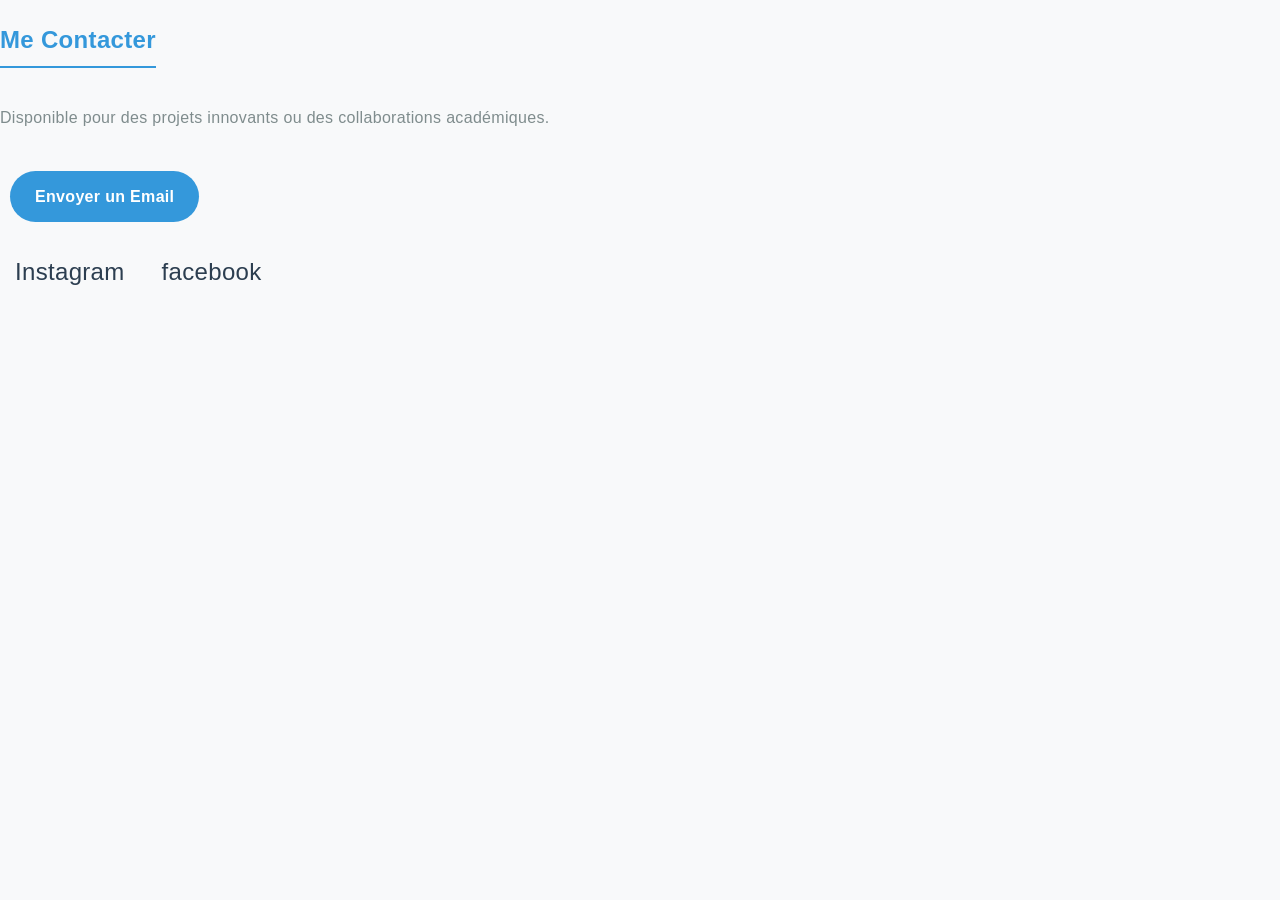
<file: giminai.html>
<!DOCTYPE html>
<html lang="en">
    <link rel="stylesheet" href="giminay.css">
<head>
    <meta charset="UTF-8">
    <meta name="viewport" content="width=<div class="section" style="text-align: center;">
        <h2>Me Contacter</h2>
        <p>Disponible pour des projets innovants ou des collaborations académiques.</p>
        
        <div style="margin-top: 30px;">
            <a href="kaislamiri1920.com" style="text-decoration: none; color: white; background: var(--accent); padding: 12px 25px; border-radius: 30px; font-weight: bold; display: inline-block; margin: 10px;">
                Envoyer un Email
            </a>
        </div>

        <div style="margin-top: 20px; font-size: 1.5em;">
            <a href="Https://www.instagram.com/kais__prvv?igsh=cndibnZyZGZxZ3Nn" style="color: var(--primary); margin: 0 15px; text-decoration: none;">Instagram</a>
            <a href="Https://www.facebook.com/lamiri.kais.3" style="color: var(--primary); margin: 0 15px; text-decoration: none;">facebook</a>
            
        </div>
    </div>
    <title>Document</title>
</head>
<body>
    
</body>
</html>
</file>
<file: giminay.css>
:root {
            --primary: #2c3e50;
            --accent: #3498db;
            --accent-strong: #5dade2;
            --text: #7f8c8d;
            --bg: #f8f9fa;
            --card: #ffffff;
            --shadow: rgba(0, 0, 0, 0.1);
        }

        body {
            font-family: 'Segoe UI', Tahoma, Geneva, Verdana, sans-serif;
            margin: 0;
            padding: 0;
            background: var(--bg);
            color: var(--primary);
            line-height: 1.7;
            letter-spacing: 0.02em;
        }

        header {
            background: linear-gradient(135deg, var(--accent) 0%, var(--accent-strong) 100%);
            color: white;
            padding: 80px 20px;
            text-align: center;
            position: relative;
        }

        h1 {
            margin: 0;
            font-size: 2.5em;
            letter-spacing: 0.05em;
            text-shadow: 0 2px 4px rgba(0,0,0,0.2);
        }

        h2 {
            color: var(--accent);
            border-bottom: 2px solid var(--accent);
            display: inline-block;
            padding-bottom: 5px;
            margin-bottom: 20px;
        }

        p, li {
            color: var(--text);
            font-size: 1rem;
        }

        .container {
            max-width: 900px;
            margin: 0 auto;
            padding: 40px 20px;
        }

        .section {
            background: var(--card);
            border: 1px solid #e9ecef;
            margin-bottom: 30px;
            padding: 40px;
            border-radius: 10px;
            box-shadow: 0 4px 6px var(--shadow);
        }

        .grid {
            display: grid;
            grid-template-columns: repeat(auto-fit, minmax(250px, 1fr));
            gap: 20px;
            margin-top: 20px;
        }

        .card {
            padding: 25px;
            border: 1px solid #e9ecef;
            border-radius: 10px;
            background: var(--card);
            transition: transform 0.3s ease, box-shadow 0.3s ease;
            box-shadow: 0 2px 4px var(--shadow);
        }

        .card:hover {
            transform: translateY(-5px);
            box-shadow: 0 6px 12px var(--shadow);
        }

        .form-box {
            margin-top: 20px;
            display: grid;
            gap: 18px;
        }

        .form-group {
            display: grid;
            gap: 8px;
            color: var(--primary);
        }

        .form-group label {
            font-weight: 700;
        }

        .form-group input,
        .form-group select,
        .form-group textarea {
            width: 100%;
            padding: 14px 16px;
            border-radius: 8px;
            border: 1px solid #ced4da;
            background: var(--card);
            color: var(--primary);
            outline: none;
            transition: border-color 0.25s ease, box-shadow 0.25s ease;
        }

        .form-group input:focus,
        .form-group select:focus,
        .form-group textarea:focus {
            border-color: var(--accent);
            box-shadow: 0 0 0 3px rgba(52, 152, 219, 0.1);
        }

        .confirmation-note {
            margin-top: 20px;
            padding: 20px;
            background: #e8f4fd;
            border-radius: 8px;
            border-left: 4px solid var(--accent);
        }

        .confirmation-note p {
            margin: 0 0 10px 0;
            color: var(--primary);
        }

        .confirmation-note p:last-child {
            margin-bottom: 0;
        }

        .footer { text-align: center; padding: 40px; color: var(--text); }
        
        .button {
            display: inline-block;
            text-decoration: none;
            color: white;
            background: linear-gradient(135deg, var(--accent), var(--accent-strong));
            padding: 14px 26px;
            border-radius: 25px;
            font-weight: 700;
            box-shadow: 0 4px 8px rgba(0,0,0,0.1);
            transition: transform 0.25s ease, box-shadow 0.25s ease;
        }

        .button:hover {
            transform: translateY(-2px);
            box-shadow: 0 6px 12px rgba(0,0,0,0.15);
        }
        
        .badge {
            background: linear-gradient(135deg, rgba(57,240,255,0.95), rgba(98,236,255,0.85));
            color: #021232;
            padding: 6px 14px;
            border-radius: 999px;
            font-size: 0.95em;
            margin-right: 5px;
            box-shadow: 0 6px 16px rgba(57,240,255,0.18);
        }
</file>
